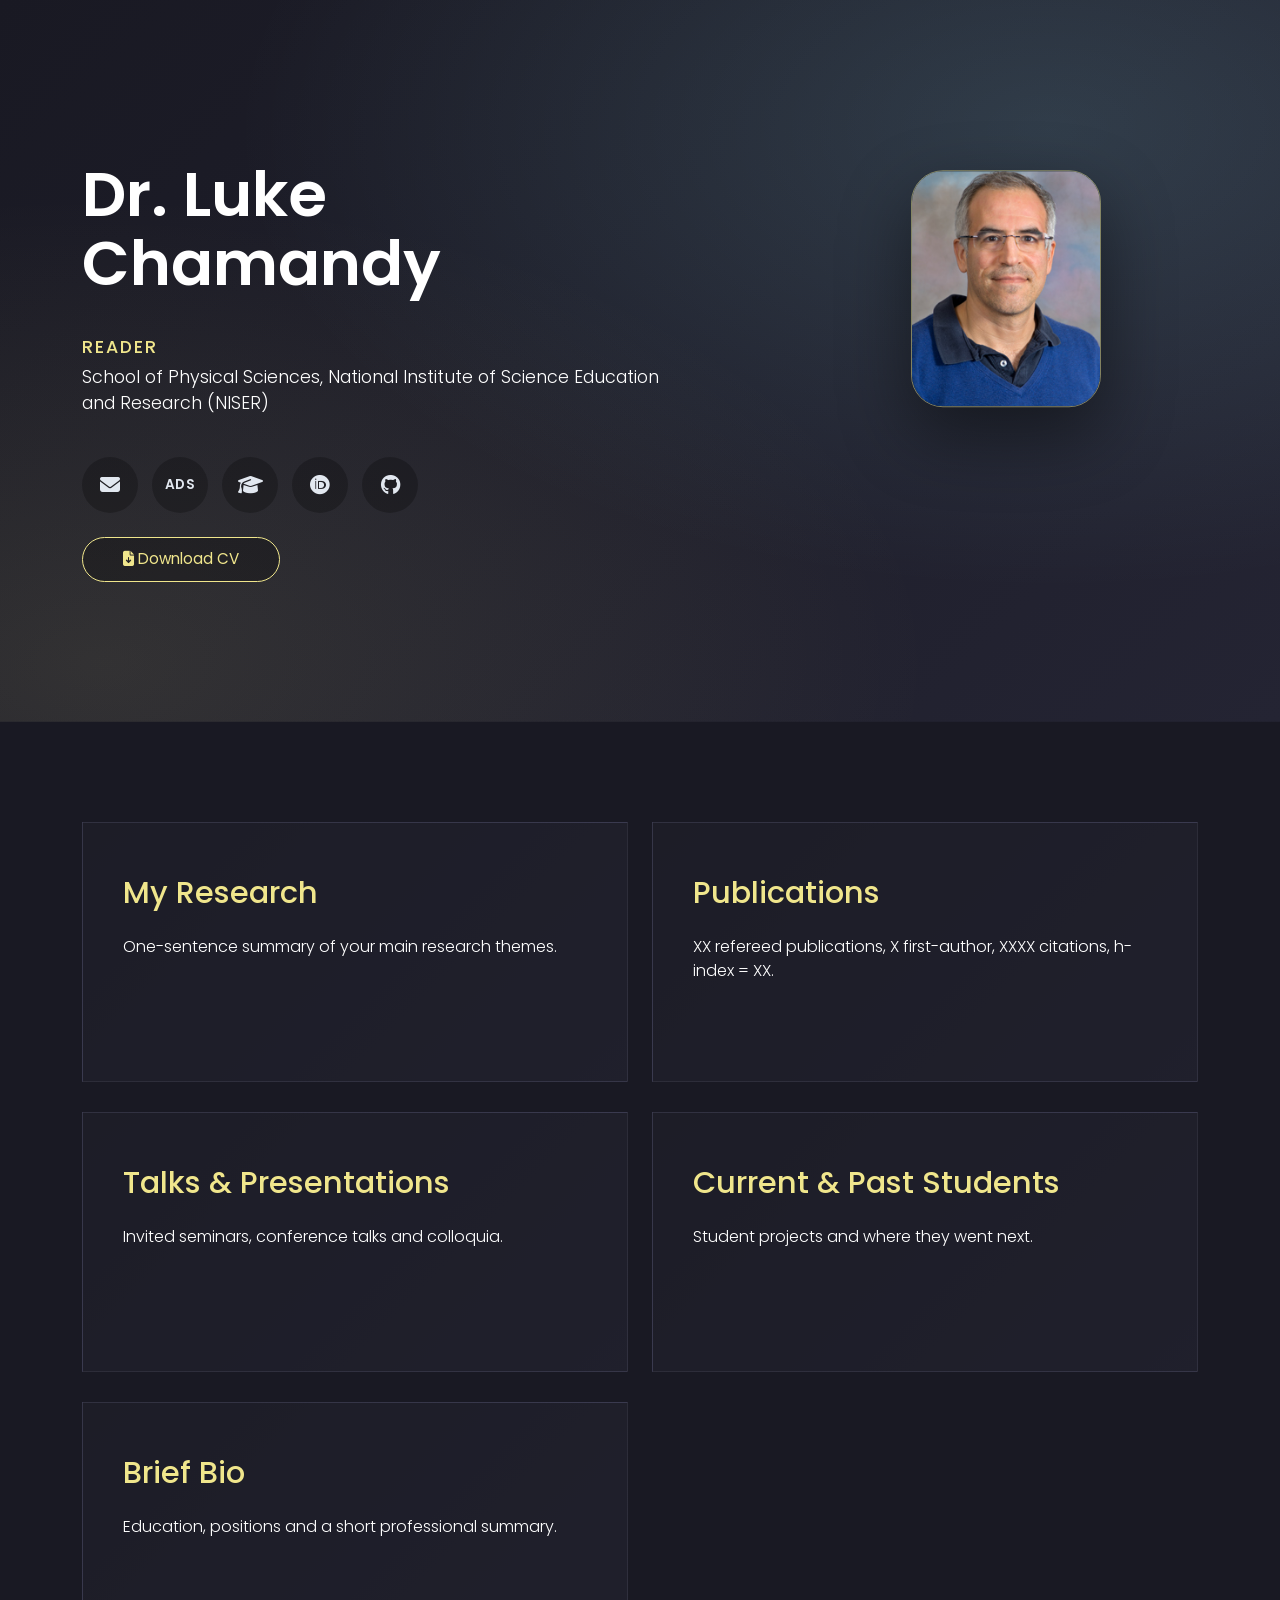
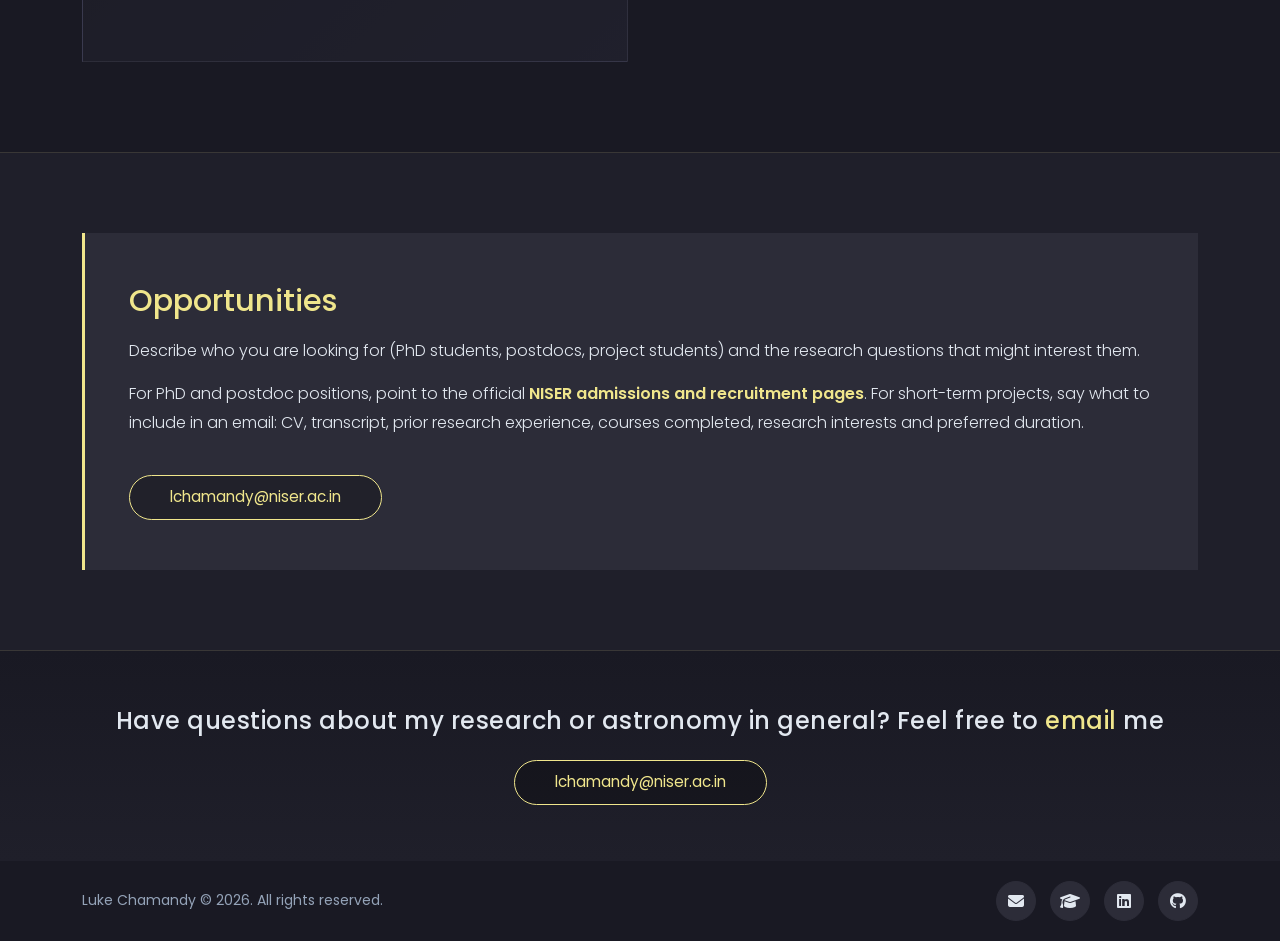
<file: index.html>
<!DOCTYPE html>
<html lang="en">
<head>
  <meta charset="utf-8">
  <meta name="viewport" content="width=device-width, initial-scale=1">
  <title>Luke Chamandy</title>
  <meta name="description" content="Homepage of Luke Chamandy, astrophysicist at NISER. Research, publications, talks and group information.">
  <link rel="icon" href="data:image/svg+xml,%3Csvg xmlns='http://www.w3.org/2000/svg' viewBox='0 0 100 100'%3E%3Ctext y='.9em' font-size='90'%3E%E2%9C%A6%3C/text%3E%3C/svg%3E">

  <link href="https://cdn.jsdelivr.net/npm/bootstrap@5.2.3/dist/css/bootstrap.min.css" rel="stylesheet">
  <link rel="stylesheet" href="https://cdnjs.cloudflare.com/ajax/libs/font-awesome/6.5.2/css/all.min.css">
  <link rel="preconnect" href="https://fonts.googleapis.com">
  <link rel="preconnect" href="https://fonts.gstatic.com" crossorigin>
  <link href="https://fonts.googleapis.com/css2?family=Poppins:wght@200;300;400;500;600;700&display=swap" rel="stylesheet">
  <link rel="stylesheet" href="assets/style.css">
</head>
<body>

  <!-- Banner -->
  <section id="home" class="banner">
    <img class="banner-portrait" src="images/chamandy_luke.jpg" alt="Portrait of Luke Chamandy">
    <div class="container">
      <div class="banner-caption">
        <h1>Dr. Luke Chamandy</h1>
        <h6>Reader</h6>
        <p class="appointment-institute">School of Physical Sciences, National Institute of Science Education and Research (NISER)</p>

        <div class="banner-social-icons">
          <a href="mailto:lchamandy@niser.ac.in" aria-label="Email" title="Email"><i class="fa-solid fa-envelope"></i></a>
          <a href="https://ui.adsabs.harvard.edu/search/fq=%7B!type%3Daqp%20v%3D%24fq_database%7D&fq_database=(database%3Aastronomy%20OR%20database%3Aphysics)&q=%20author%3A%22chamandy%2Cl%22&sort=date%20desc%2C%20bibcode%20desc&p_=0" target="_blank" rel="noopener" aria-label="NASA ADS" title="NASA ADS"><span class="icon-text">ADS</span></a>
          <a href="https://scholar.google.com/citations?user=UFvQOVIAAAAJ&hl=en" target="_blank" rel="noopener" aria-label="Google Scholar" title="Google Scholar"><i class="fa-solid fa-graduation-cap"></i></a>
          <a href="https://orcid.org/0000-0003-4935-5550" target="_blank" rel="noopener" aria-label="ORCID" title="ORCID"><i class="fa-brands fa-orcid"></i></a>
          <!-- a href="https://www.linkedin.com/in/luke-chamandy-2b5745235/" target="_blank" rel="noopener" aria-label="LinkedIn" title="LinkedIn"><i class="fa-brands fa-linkedin"></i></a -->
          <a href="https://github.com/lchamandy" target="_blank" rel="noopener" aria-label="GitHub" title="GitHub"><i class="fa-brands fa-github"></i></a>
        </div>

        <a class="cv-main-btn" href="cv/Chamandy_CV.pdf" target="_blank" rel="noopener"><i class="fa-solid fa-file-arrow-down"></i> Download CV</a>
      </div>
    </div>
  </section>

  <!-- Section cards. To add a photo to a card, add
       style="background-image: url(images/your-photo.jpg)" to its <a> tag. -->
  <section class="services">
    <div class="container">
      <div class="row">
        <div class="col-md-6">
          <a class="dls-card" href="research.html">
            <h2>My Research</h2>
            <p>One-sentence summary of your main research themes.</p>
          </a>
        </div>
        <div class="col-md-6">
          <a class="dls-card" href="publications.html">
            <h2>Publications</h2>
            <p>XX refereed publications, X first-author, XXXX citations, h-index = XX.</p>
          </a>
        </div>
        <div class="col-md-6">
          <a class="dls-card" href="talks.html">
            <h2>Talks &amp; Presentations</h2>
            <p>Invited seminars, conference talks and colloquia.</p>
          </a>
        </div>
        <div class="col-md-6">
          <a class="dls-card" href="students.html">
            <h2>Current &amp; Past Students</h2>
            <p>Student projects and where they went next.</p>
          </a>
        </div>
        <div class="col-md-6">
          <a class="dls-card" href="bio.html">
            <h2>Brief Bio</h2>
            <p>Education, positions and a short professional summary.</p>
          </a>
        </div>
      </div>
    </div>
  </section>

  <!-- Opportunities -->
  <section class="opportunities" id="opportunities">
    <div class="container">
      <div class="opportunities-box">
        <h2>Opportunities</h2>
        <p>Describe who you are looking for (PhD students, postdocs, project students) and the research questions that might interest them.</p>
        <p>For PhD and postdoc positions, point to the official <a href="https://www.niser.ac.in/" target="_blank" rel="noopener">NISER admissions and recruitment pages</a>. For short-term projects, say what to include in an email: CV, transcript, prior research experience, courses completed, research interests and preferred duration.</p>
        <a href="mailto:lchamandy@niser.ac.in" class="opportunities-btn">lchamandy@niser.ac.in</a>
      </div>
    </div>
  </section>

  <!-- Contact -->
  <section class="contact" id="contact">
    <div class="container">
      <h2>Have questions about my research or astronomy in general? Feel free to <span>email</span> me</h2>
      <a href="mailto:lchamandy@niser.ac.in" class="contact-btn">lchamandy@niser.ac.in</a>
    </div>
  </section>

  <!-- Footer -->
  <div class="tagline">
    <div class="container">
      <div class="row align-items-center">
        <div class="col-lg-6">
          <h6>Luke Chamandy &copy; 2026. All rights reserved.</h6>
        </div>
        <div class="col-lg-6 text-end">
          <div class="social-icons">
            <a href="mailto:lchamandy@niser.ac.in" aria-label="Email"><i class="fa-solid fa-envelope"></i></a>
            <a href="https://scholar.google.com/" target="_blank" rel="noopener" aria-label="Google Scholar"><i class="fa-solid fa-graduation-cap"></i></a>
            <a href="https://www.linkedin.com/" target="_blank" rel="noopener" aria-label="LinkedIn"><i class="fa-brands fa-linkedin"></i></a>
            <a href="https://github.com/lchamandy" target="_blank" rel="noopener" aria-label="GitHub"><i class="fa-brands fa-github"></i></a>
          </div>
        </div>
      </div>
    </div>
  </div>

</body>
</html>
</file>
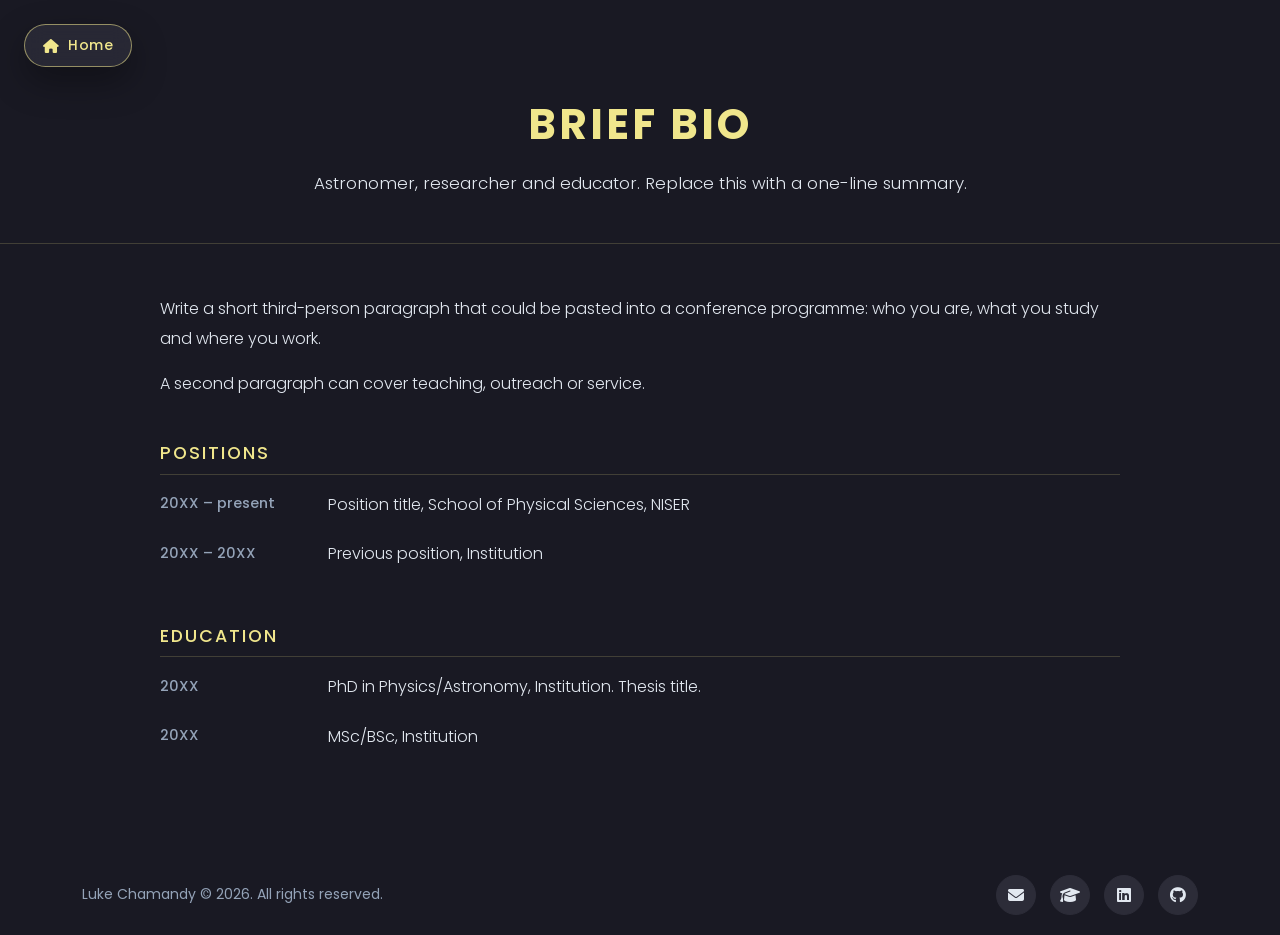
<file: bio.html>
<!DOCTYPE html>
<html lang="en">
<head>
  <meta charset="utf-8">
  <meta name="viewport" content="width=device-width, initial-scale=1">
  <title>Luke Chamandy | Bio</title>
  <meta name="description" content="Short biography, education and positions of Luke Chamandy.">
  <link rel="icon" href="data:image/svg+xml,%3Csvg xmlns='http://www.w3.org/2000/svg' viewBox='0 0 100 100'%3E%3Ctext y='.9em' font-size='90'%3E%E2%9C%A6%3C/text%3E%3C/svg%3E">

  <link href="https://cdn.jsdelivr.net/npm/bootstrap@5.2.3/dist/css/bootstrap.min.css" rel="stylesheet">
  <link rel="stylesheet" href="https://cdnjs.cloudflare.com/ajax/libs/font-awesome/6.5.2/css/all.min.css">
  <link rel="preconnect" href="https://fonts.googleapis.com">
  <link rel="preconnect" href="https://fonts.gstatic.com" crossorigin>
  <link href="https://fonts.googleapis.com/css2?family=Poppins:wght@200;300;400;500;600;700&display=swap" rel="stylesheet">
  <link rel="stylesheet" href="assets/style.css">
</head>
<body>

  <a class="home-floating-btn" href="index.html" aria-label="Go back to home page">
    <i class="fa-solid fa-house"></i>
    <span>Home</span>
  </a>

  <section class="page-hero">
    <div class="container">
      <h1>Brief Bio</h1>
      <p>Astronomer, researcher and educator. Replace this with a one-line summary.</p>
    </div>
  </section>

  <section class="subpage">
    <div class="container">
      <div class="content-narrow">
        <p>Write a short third-person paragraph that could be pasted into a conference programme: who you are, what you study and where you work.</p>
        <p>A second paragraph can cover teaching, outreach or service.</p>

        <h2>Positions</h2>
        <dl class="timeline">
          <dt>20XX &ndash; present</dt>
          <dd>Position title, School of Physical Sciences, NISER</dd>
          <dt>20XX &ndash; 20XX</dt>
          <dd>Previous position, Institution</dd>
        </dl>

        <h2>Education</h2>
        <dl class="timeline">
          <dt>20XX</dt>
          <dd>PhD in Physics/Astronomy, Institution. Thesis title.</dd>
          <dt>20XX</dt>
          <dd>MSc/BSc, Institution</dd>
        </dl>
      </div>
    </div>
  </section>

  <div class="tagline">
    <div class="container">
      <div class="row align-items-center">
        <div class="col-lg-6">
          <h6>Luke Chamandy &copy; 2026. All rights reserved.</h6>
        </div>
        <div class="col-lg-6 text-end">
          <div class="social-icons">
            <a href="mailto:lchamandy@niser.ac.in" aria-label="Email"><i class="fa-solid fa-envelope"></i></a>
            <a href="https://scholar.google.com/" target="_blank" rel="noopener" aria-label="Google Scholar"><i class="fa-solid fa-graduation-cap"></i></a>
            <a href="https://www.linkedin.com/" target="_blank" rel="noopener" aria-label="LinkedIn"><i class="fa-brands fa-linkedin"></i></a>
            <a href="https://github.com/lchamandy" target="_blank" rel="noopener" aria-label="GitHub"><i class="fa-brands fa-github"></i></a>
          </div>
        </div>
      </div>
    </div>
  </div>

</body>
</html>
</file>
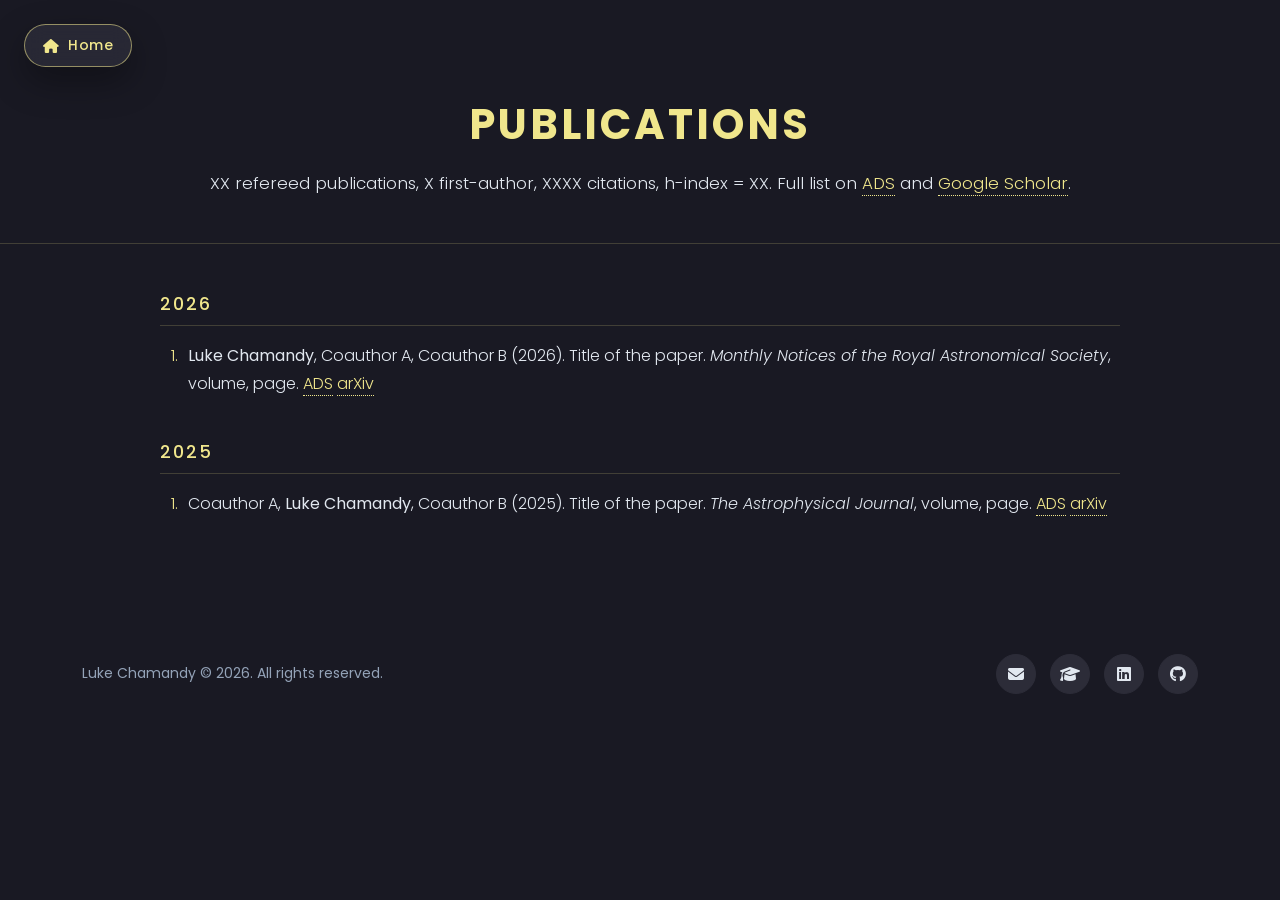
<file: publications.html>
<!DOCTYPE html>
<html lang="en">
<head>
  <meta charset="utf-8">
  <meta name="viewport" content="width=device-width, initial-scale=1">
  <title>Luke Chamandy | Publications</title>
  <meta name="description" content="Refereed publications of Luke Chamandy.">
  <link rel="icon" href="data:image/svg+xml,%3Csvg xmlns='http://www.w3.org/2000/svg' viewBox='0 0 100 100'%3E%3Ctext y='.9em' font-size='90'%3E%E2%9C%A6%3C/text%3E%3C/svg%3E">

  <link href="https://cdn.jsdelivr.net/npm/bootstrap@5.2.3/dist/css/bootstrap.min.css" rel="stylesheet">
  <link rel="stylesheet" href="https://cdnjs.cloudflare.com/ajax/libs/font-awesome/6.5.2/css/all.min.css">
  <link rel="preconnect" href="https://fonts.googleapis.com">
  <link rel="preconnect" href="https://fonts.gstatic.com" crossorigin>
  <link href="https://fonts.googleapis.com/css2?family=Poppins:wght@200;300;400;500;600;700&display=swap" rel="stylesheet">
  <link rel="stylesheet" href="assets/style.css">
</head>
<body>

  <a class="home-floating-btn" href="index.html" aria-label="Go back to home page">
    <i class="fa-solid fa-house"></i>
    <span>Home</span>
  </a>

  <section class="page-hero">
    <div class="container">
      <h1>Publications</h1>
      <p>XX refereed publications, X first-author, XXXX citations, h-index = XX. Full list on <a href="https://ui.adsabs.harvard.edu/" target="_blank" rel="noopener">ADS</a> and <a href="https://scholar.google.com/" target="_blank" rel="noopener">Google Scholar</a>.</p>
    </div>
  </section>

  <section class="subpage">
    <div class="container">
      <div class="content-narrow">
        <!-- Copy an <h2> and <ol> pair for each year, newest first. -->
        <h2>2026</h2>
        <ol class="pub-list" reversed>
          <li>
            <strong>Luke Chamandy</strong>, Coauthor A, Coauthor B (2026).
            Title of the paper.
            <em>Monthly Notices of the Royal Astronomical Society</em>, volume, page.
            <a href="https://ui.adsabs.harvard.edu/" target="_blank" rel="noopener">ADS</a>
            <a href="https://arxiv.org/" target="_blank" rel="noopener">arXiv</a>
          </li>
        </ol>

        <h2>2025</h2>
        <ol class="pub-list" reversed>
          <li>
            Coauthor A, <strong>Luke Chamandy</strong>, Coauthor B (2025).
            Title of the paper.
            <em>The Astrophysical Journal</em>, volume, page.
            <a href="https://ui.adsabs.harvard.edu/" target="_blank" rel="noopener">ADS</a>
            <a href="https://arxiv.org/" target="_blank" rel="noopener">arXiv</a>
          </li>
        </ol>
      </div>
    </div>
  </section>

  <div class="tagline">
    <div class="container">
      <div class="row align-items-center">
        <div class="col-lg-6">
          <h6>Luke Chamandy &copy; 2026. All rights reserved.</h6>
        </div>
        <div class="col-lg-6 text-end">
          <div class="social-icons">
            <a href="mailto:lchamandy@niser.ac.in" aria-label="Email"><i class="fa-solid fa-envelope"></i></a>
            <a href="https://scholar.google.com/" target="_blank" rel="noopener" aria-label="Google Scholar"><i class="fa-solid fa-graduation-cap"></i></a>
            <a href="https://www.linkedin.com/" target="_blank" rel="noopener" aria-label="LinkedIn"><i class="fa-brands fa-linkedin"></i></a>
            <a href="https://github.com/lchamandy" target="_blank" rel="noopener" aria-label="GitHub"><i class="fa-brands fa-github"></i></a>
          </div>
        </div>
      </div>
    </div>
  </div>

</body>
</html>
</file>
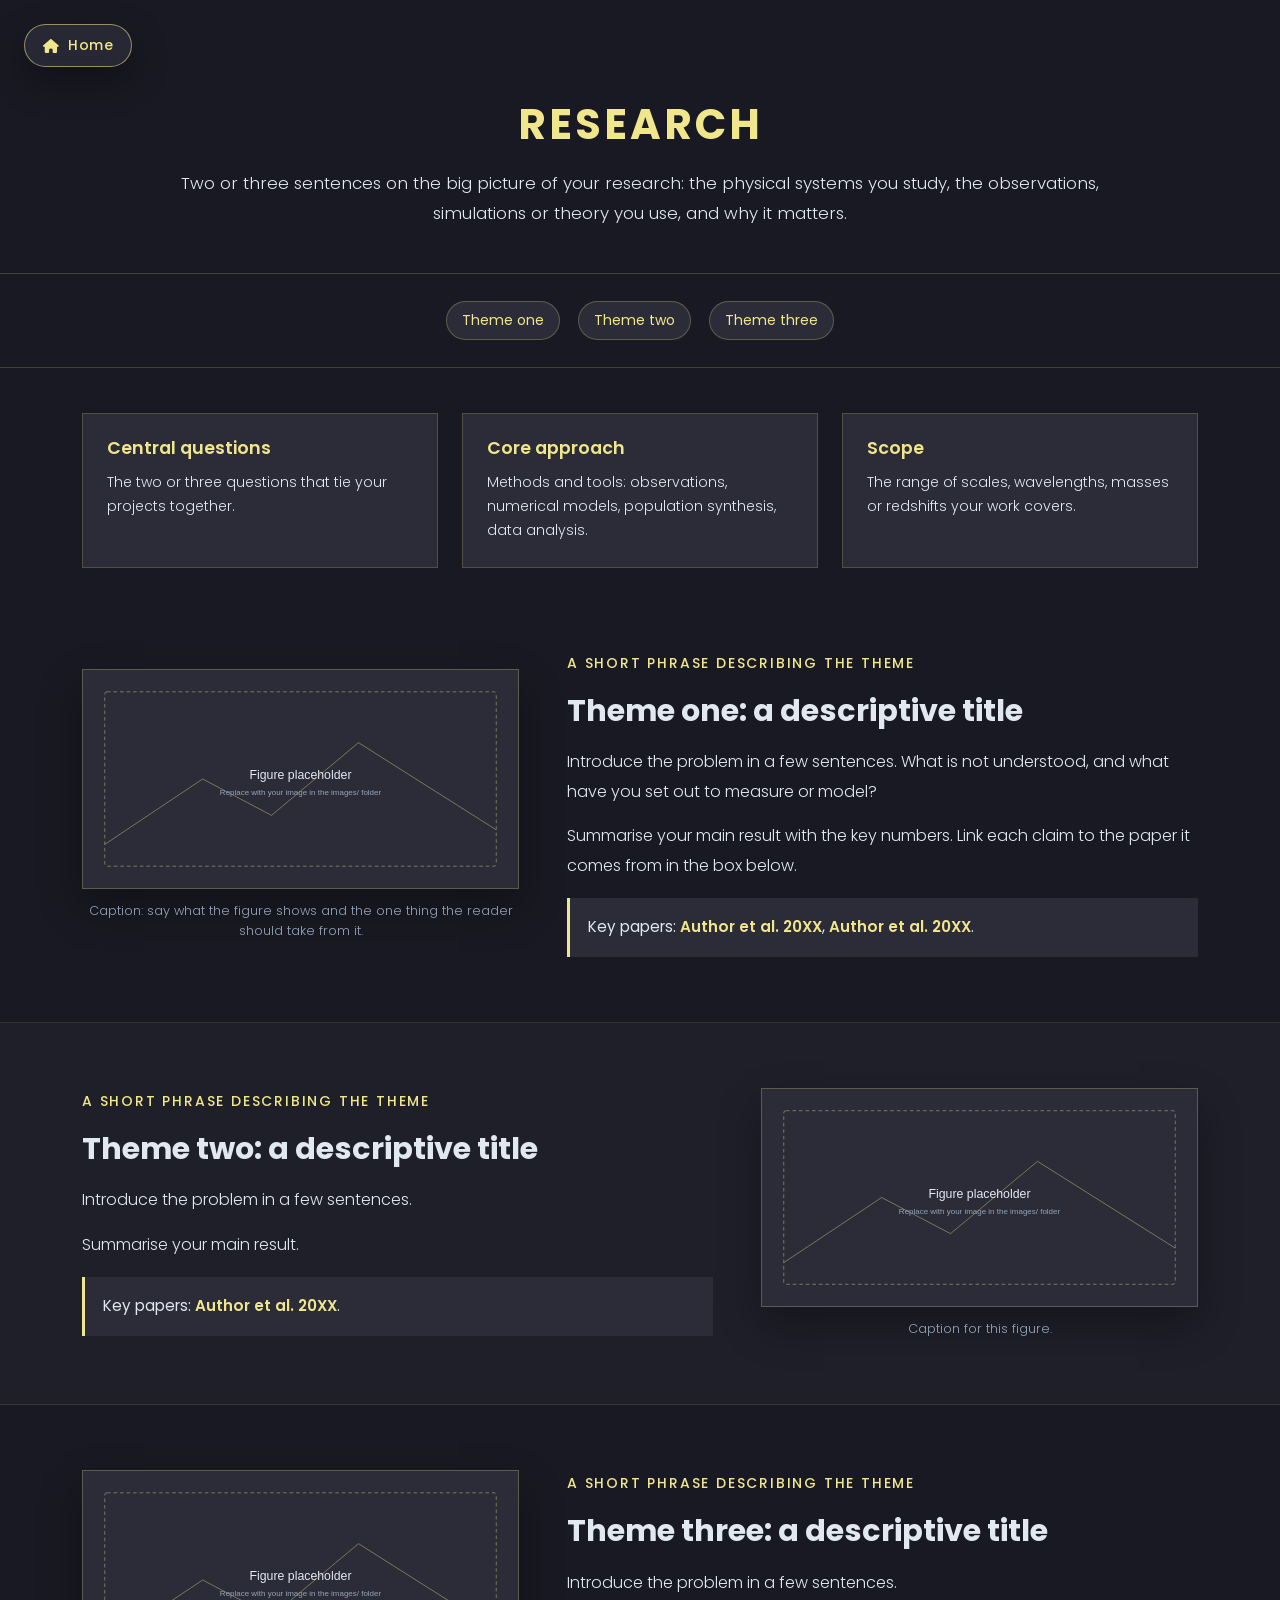
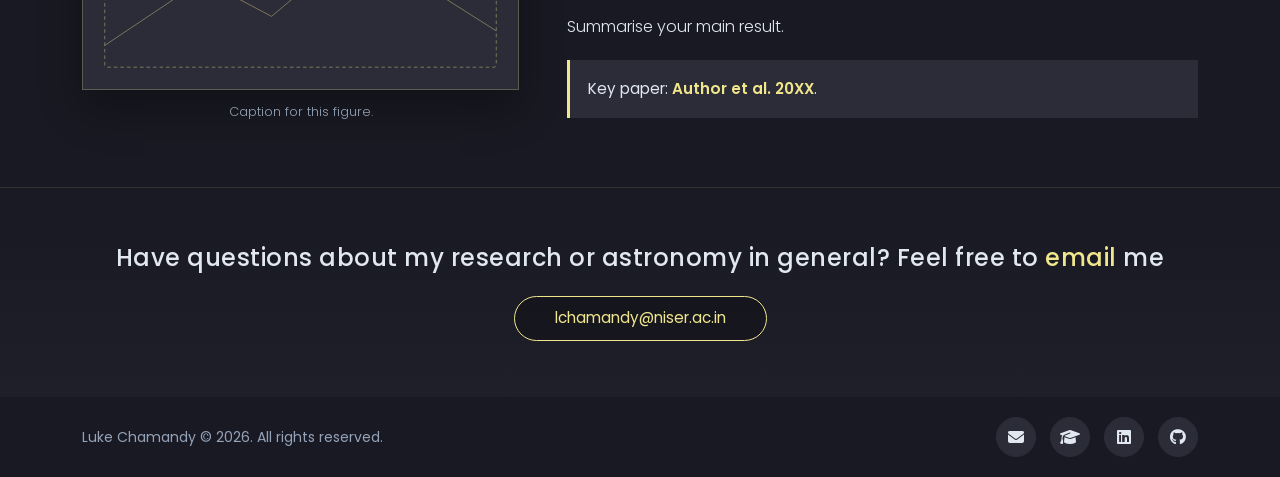
<file: research.html>
<!DOCTYPE html>
<html lang="en">
<head>
  <meta charset="utf-8">
  <meta name="viewport" content="width=device-width, initial-scale=1">
  <title>Luke Chamandy | Research</title>
  <meta name="description" content="Research themes of Luke Chamandy. Replace with a one-sentence summary and a few keywords.">
  <link rel="icon" href="data:image/svg+xml,%3Csvg xmlns='http://www.w3.org/2000/svg' viewBox='0 0 100 100'%3E%3Ctext y='.9em' font-size='90'%3E%E2%9C%A6%3C/text%3E%3C/svg%3E">

  <link href="https://cdn.jsdelivr.net/npm/bootstrap@5.2.3/dist/css/bootstrap.min.css" rel="stylesheet">
  <link rel="stylesheet" href="https://cdnjs.cloudflare.com/ajax/libs/font-awesome/6.5.2/css/all.min.css">
  <link rel="preconnect" href="https://fonts.googleapis.com">
  <link rel="preconnect" href="https://fonts.gstatic.com" crossorigin>
  <link href="https://fonts.googleapis.com/css2?family=Poppins:wght@200;300;400;500;600;700&display=swap" rel="stylesheet">
  <link rel="stylesheet" href="assets/style.css">
</head>
<body>

  <a class="home-floating-btn" href="index.html" aria-label="Go back to home page">
    <i class="fa-solid fa-house"></i>
    <span>Home</span>
  </a>

  <section class="page-hero">
    <div class="container">
      <h1>Research</h1>
      <p>Two or three sentences on the big picture of your research: the physical systems you study, the observations, simulations or theory you use, and why it matters.</p>
    </div>
  </section>

  <!-- Jump links: each href must match a theme id below. -->
  <section class="theme-nav">
    <div class="container">
      <a href="#theme-one">Theme one</a>
      <a href="#theme-two">Theme two</a>
      <a href="#theme-three">Theme three</a>
    </div>
  </section>

  <section class="research-card-grid">
    <div class="container">
      <div class="row g-4">
        <div class="col-md-4">
          <div class="mini-card">
            <h4>Central questions</h4>
            <p>The two or three questions that tie your projects together.</p>
          </div>
        </div>
        <div class="col-md-4">
          <div class="mini-card">
            <h4>Core approach</h4>
            <p>Methods and tools: observations, numerical models, population synthesis, data analysis.</p>
          </div>
        </div>
        <div class="col-md-4">
          <div class="mini-card">
            <h4>Scope</h4>
            <p>The range of scales, wavelengths, masses or redshifts your work covers.</p>
          </div>
        </div>
      </div>
    </div>
  </section>

  <div class="themes">

    <!-- Theme template. Copy a whole <section> to add a theme, and add a matching chip above.
         Swap the two <div class="col-lg-..."> blocks to put the figure on the other side. -->
    <section class="research-theme" id="theme-one">
      <div class="container">
        <div class="row align-items-center g-4 g-lg-5">
          <div class="col-lg-5 text-center">
            <img src="images/placeholder.svg" alt="Describe what the figure shows for screen-reader users" class="img-fluid" width="1200" height="600" loading="lazy">
            <p class="figure-note">Caption: say what the figure shows and the one thing the reader should take from it.</p>
          </div>
          <div class="col-lg-7">
            <div class="tagline-small">A short phrase describing the theme</div>
            <h2>Theme one: a descriptive title</h2>
            <p>Introduce the problem in a few sentences. What is not understood, and what have you set out to measure or model?</p>
            <p>Summarise your main result with the key numbers. Link each claim to the paper it comes from in the box below.</p>
            <div class="paper-links">
              Key papers:
              <a href="https://ui.adsabs.harvard.edu/" target="_blank" rel="noopener">Author et al. 20XX</a>,
              <a href="https://arxiv.org/" target="_blank" rel="noopener">Author et al. 20XX</a>.
            </div>
          </div>
        </div>
      </div>
    </section>

    <section class="research-theme" id="theme-two">
      <div class="container">
        <div class="row align-items-center g-4 g-lg-5">
          <div class="col-lg-7">
            <div class="tagline-small">A short phrase describing the theme</div>
            <h2>Theme two: a descriptive title</h2>
            <p>Introduce the problem in a few sentences.</p>
            <p>Summarise your main result.</p>
            <div class="paper-links">
              Key papers:
              <a href="https://ui.adsabs.harvard.edu/" target="_blank" rel="noopener">Author et al. 20XX</a>.
            </div>
          </div>
          <div class="col-lg-5 text-center">
            <img src="images/placeholder.svg" alt="Describe what the figure shows" class="img-fluid" width="1200" height="600" loading="lazy">
            <p class="figure-note">Caption for this figure.</p>
          </div>
        </div>
      </div>
    </section>

    <section class="research-theme" id="theme-three">
      <div class="container">
        <div class="row align-items-center g-4 g-lg-5">
          <div class="col-lg-5 text-center">
            <img src="images/placeholder.svg" alt="Describe what the figure shows" class="img-fluid" width="1200" height="600" loading="lazy">
            <p class="figure-note">Caption for this figure.</p>
          </div>
          <div class="col-lg-7">
            <div class="tagline-small">A short phrase describing the theme</div>
            <h2>Theme three: a descriptive title</h2>
            <p>Introduce the problem in a few sentences.</p>
            <p>Summarise your main result.</p>
            <div class="paper-links">
              Key paper:
              <a href="https://ui.adsabs.harvard.edu/" target="_blank" rel="noopener">Author et al. 20XX</a>.
            </div>
          </div>
        </div>
      </div>
    </section>

  </div>

  <section class="contact" id="contact">
    <div class="container">
      <h2>Have questions about my research or astronomy in general? Feel free to <span>email</span> me</h2>
      <a href="mailto:lchamandy@niser.ac.in" class="contact-btn">lchamandy@niser.ac.in</a>
    </div>
  </section>

  <div class="tagline">
    <div class="container">
      <div class="row align-items-center">
        <div class="col-lg-6">
          <h6>Luke Chamandy &copy; 2026. All rights reserved.</h6>
        </div>
        <div class="col-lg-6 text-end">
          <div class="social-icons">
            <a href="mailto:lchamandy@niser.ac.in" aria-label="Email"><i class="fa-solid fa-envelope"></i></a>
            <a href="https://scholar.google.com/" target="_blank" rel="noopener" aria-label="Google Scholar"><i class="fa-solid fa-graduation-cap"></i></a>
            <a href="https://www.linkedin.com/" target="_blank" rel="noopener" aria-label="LinkedIn"><i class="fa-brands fa-linkedin"></i></a>
            <a href="https://github.com/lchamandy" target="_blank" rel="noopener" aria-label="GitHub"><i class="fa-brands fa-github"></i></a>
          </div>
        </div>
      </div>
    </div>
  </div>

</body>
</html>
</file>
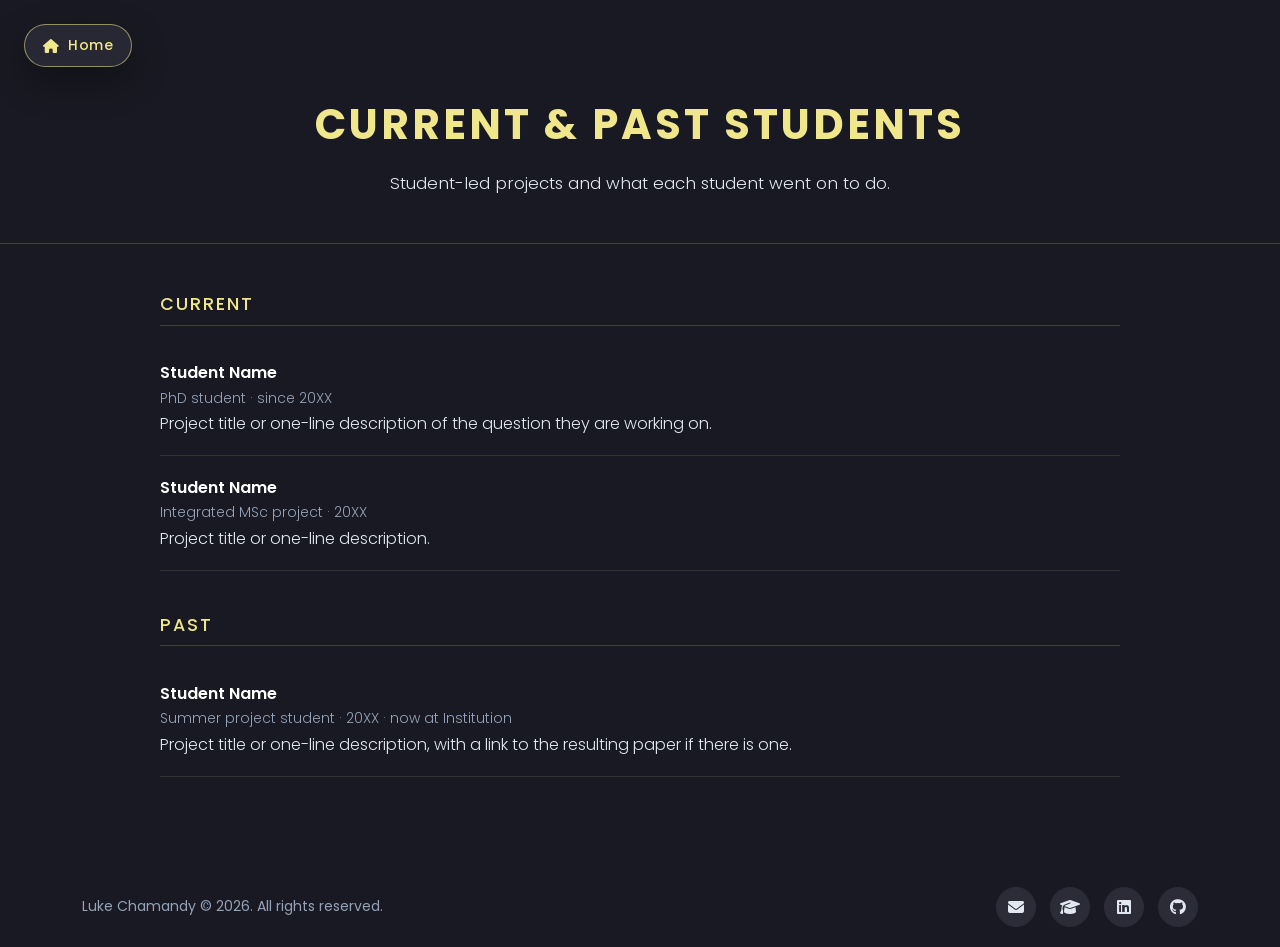
<file: students.html>
<!DOCTYPE html>
<html lang="en">
<head>
  <meta charset="utf-8">
  <meta name="viewport" content="width=device-width, initial-scale=1">
  <title>Luke Chamandy | Students</title>
  <meta name="description" content="Current and past students and their research projects.">
  <link rel="icon" href="data:image/svg+xml,%3Csvg xmlns='http://www.w3.org/2000/svg' viewBox='0 0 100 100'%3E%3Ctext y='.9em' font-size='90'%3E%E2%9C%A6%3C/text%3E%3C/svg%3E">

  <link href="https://cdn.jsdelivr.net/npm/bootstrap@5.2.3/dist/css/bootstrap.min.css" rel="stylesheet">
  <link rel="stylesheet" href="https://cdnjs.cloudflare.com/ajax/libs/font-awesome/6.5.2/css/all.min.css">
  <link rel="preconnect" href="https://fonts.googleapis.com">
  <link rel="preconnect" href="https://fonts.gstatic.com" crossorigin>
  <link href="https://fonts.googleapis.com/css2?family=Poppins:wght@200;300;400;500;600;700&display=swap" rel="stylesheet">
  <link rel="stylesheet" href="assets/style.css">
</head>
<body>

  <a class="home-floating-btn" href="index.html" aria-label="Go back to home page">
    <i class="fa-solid fa-house"></i>
    <span>Home</span>
  </a>

  <section class="page-hero">
    <div class="container">
      <h1>Current &amp; Past Students</h1>
      <p>Student-led projects and what each student went on to do.</p>
    </div>
  </section>

  <section class="subpage">
    <div class="container">
      <div class="content-narrow">
        <h2>Current</h2>
        <ul class="entry-list">
          <li>
            <strong>Student Name</strong>
            <span class="meta">PhD student &middot; since 20XX</span>
            Project title or one-line description of the question they are working on.
          </li>
          <li>
            <strong>Student Name</strong>
            <span class="meta">Integrated MSc project &middot; 20XX</span>
            Project title or one-line description.
          </li>
        </ul>

        <h2>Past</h2>
        <ul class="entry-list">
          <li>
            <strong>Student Name</strong>
            <span class="meta">Summer project student &middot; 20XX &middot; now at Institution</span>
            Project title or one-line description, with a link to the resulting paper if there is one.
          </li>
        </ul>
      </div>
    </div>
  </section>

  <div class="tagline">
    <div class="container">
      <div class="row align-items-center">
        <div class="col-lg-6">
          <h6>Luke Chamandy &copy; 2026. All rights reserved.</h6>
        </div>
        <div class="col-lg-6 text-end">
          <div class="social-icons">
            <a href="mailto:lchamandy@niser.ac.in" aria-label="Email"><i class="fa-solid fa-envelope"></i></a>
            <a href="https://scholar.google.com/" target="_blank" rel="noopener" aria-label="Google Scholar"><i class="fa-solid fa-graduation-cap"></i></a>
            <a href="https://www.linkedin.com/" target="_blank" rel="noopener" aria-label="LinkedIn"><i class="fa-brands fa-linkedin"></i></a>
            <a href="https://github.com/lchamandy" target="_blank" rel="noopener" aria-label="GitHub"><i class="fa-brands fa-github"></i></a>
          </div>
        </div>
      </div>
    </div>
  </div>

</body>
</html>
</file>
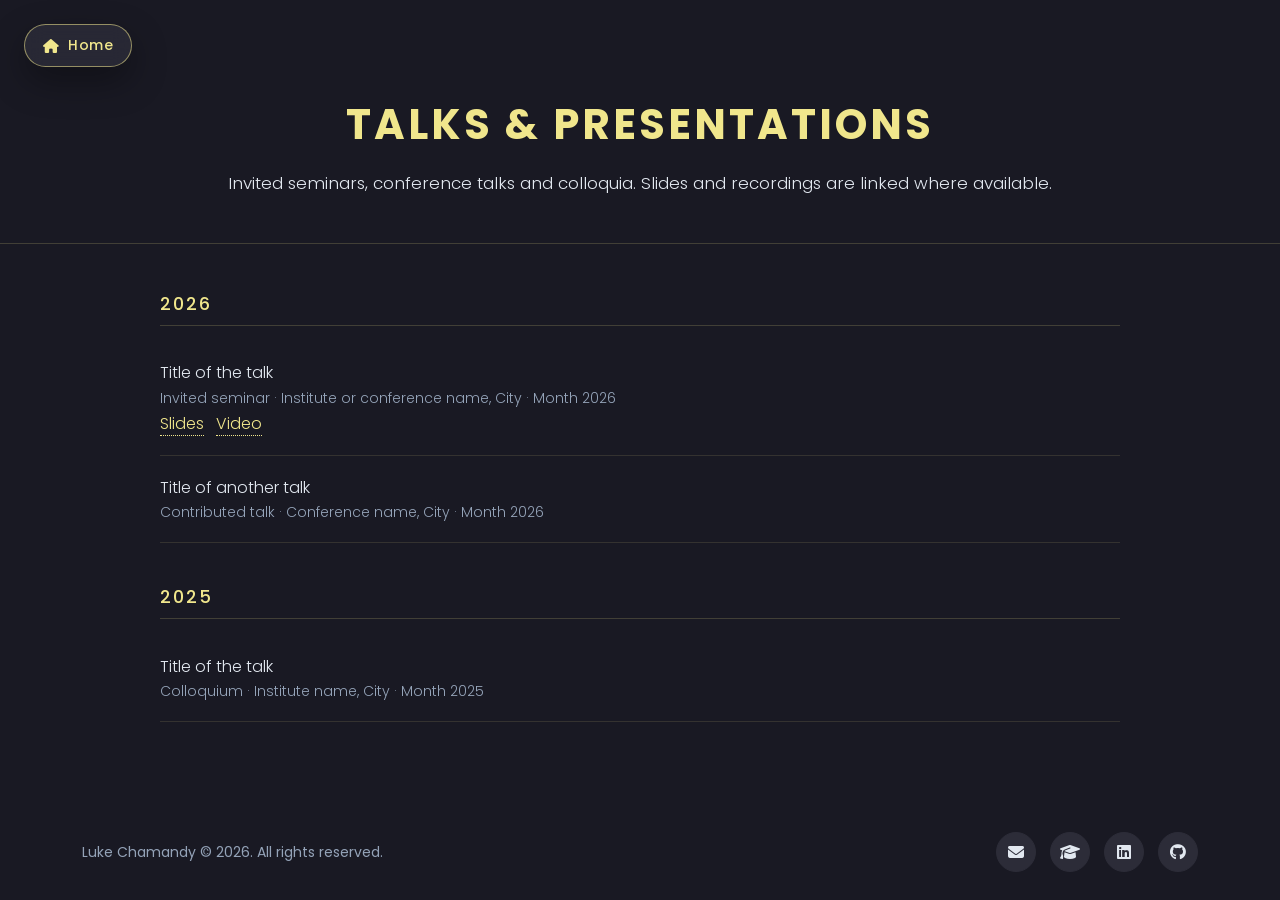
<file: talks.html>
<!DOCTYPE html>
<html lang="en">
<head>
  <meta charset="utf-8">
  <meta name="viewport" content="width=device-width, initial-scale=1">
  <title>Luke Chamandy | Talks</title>
  <meta name="description" content="Invited seminars, conference talks and colloquia by Luke Chamandy.">
  <link rel="icon" href="data:image/svg+xml,%3Csvg xmlns='http://www.w3.org/2000/svg' viewBox='0 0 100 100'%3E%3Ctext y='.9em' font-size='90'%3E%E2%9C%A6%3C/text%3E%3C/svg%3E">

  <link href="https://cdn.jsdelivr.net/npm/bootstrap@5.2.3/dist/css/bootstrap.min.css" rel="stylesheet">
  <link rel="stylesheet" href="https://cdnjs.cloudflare.com/ajax/libs/font-awesome/6.5.2/css/all.min.css">
  <link rel="preconnect" href="https://fonts.googleapis.com">
  <link rel="preconnect" href="https://fonts.gstatic.com" crossorigin>
  <link href="https://fonts.googleapis.com/css2?family=Poppins:wght@200;300;400;500;600;700&display=swap" rel="stylesheet">
  <link rel="stylesheet" href="assets/style.css">
</head>
<body>

  <a class="home-floating-btn" href="index.html" aria-label="Go back to home page">
    <i class="fa-solid fa-house"></i>
    <span>Home</span>
  </a>

  <section class="page-hero">
    <div class="container">
      <h1>Talks &amp; Presentations</h1>
      <p>Invited seminars, conference talks and colloquia. Slides and recordings are linked where available.</p>
    </div>
  </section>

  <section class="subpage">
    <div class="container">
      <div class="content-narrow">
        <h2>2026</h2>
        <ul class="entry-list">
          <li>
            Title of the talk
            <span class="meta">Invited seminar &middot; Institute or conference name, City &middot; Month 2026</span>
            <a href="#">Slides</a> &nbsp; <a href="#">Video</a>
          </li>
          <li>
            Title of another talk
            <span class="meta">Contributed talk &middot; Conference name, City &middot; Month 2026</span>
          </li>
        </ul>

        <h2>2025</h2>
        <ul class="entry-list">
          <li>
            Title of the talk
            <span class="meta">Colloquium &middot; Institute name, City &middot; Month 2025</span>
          </li>
        </ul>
      </div>
    </div>
  </section>

  <div class="tagline">
    <div class="container">
      <div class="row align-items-center">
        <div class="col-lg-6">
          <h6>Luke Chamandy &copy; 2026. All rights reserved.</h6>
        </div>
        <div class="col-lg-6 text-end">
          <div class="social-icons">
            <a href="mailto:lchamandy@niser.ac.in" aria-label="Email"><i class="fa-solid fa-envelope"></i></a>
            <a href="https://scholar.google.com/" target="_blank" rel="noopener" aria-label="Google Scholar"><i class="fa-solid fa-graduation-cap"></i></a>
            <a href="https://www.linkedin.com/" target="_blank" rel="noopener" aria-label="LinkedIn"><i class="fa-brands fa-linkedin"></i></a>
            <a href="https://github.com/lchamandy" target="_blank" rel="noopener" aria-label="GitHub"><i class="fa-brands fa-github"></i></a>
          </div>
        </div>
      </div>
    </div>
  </div>

</body>
</html>
</file>
<file: assets/style.css>
/* =========================================================
   Dark academic site: Bootstrap 5 + Poppins + Font Awesome.
   Load order on every page: Bootstrap, Font Awesome, Poppins, this file.
   Change the colours in :root to restyle the whole site.
   ========================================================= */

:root {
  --primary-color: #191923;
  --alt-bg-color: #1f1f2a;
  --theme-bg-color: #2c2c38;
  --secondary-color: #e2e8f0;
  --theme-main-color: #f0e68c;
  --theme-focus-color: #9bf1ff;
  --theme-slate-color: #94a3b8;
  --theme-white-color: #ffffff;
  --line-color: rgba(240, 230, 140, 0.18);

  /* Optional banner photo. Example:
       --banner-image: url("../images/banner.jpg");
       --banner-overlay: 0.6;
     The overlay darkens the photo so the text stays readable. */
  --banner-image: none;
  --banner-overlay: 0;
}

/* ---------- base ---------- */

html { scroll-behavior: smooth; }

body {
  margin: 0;
  font-family: "Poppins", system-ui, -apple-system, "Segoe UI", Roboto, Arial, sans-serif;
  background-color: var(--primary-color);
  color: var(--secondary-color);
}

a { color: var(--theme-main-color); }
a:hover { color: var(--theme-focus-color); }

a:focus-visible,
button:focus-visible {
  outline: 2px solid var(--theme-focus-color);
  outline-offset: 3px;
}

@media (prefers-reduced-motion: reduce) {
  html { scroll-behavior: auto; }
  * { transition: none !important; }
}

/* ---------- home: banner ---------- */

.banner {
  position: relative;
  display: flex;
  align-items: center;
  padding: 160px 0 140px;
  overflow: hidden;
  background-color: var(--primary-color);
  background-image:
    var(--banner-image),
    radial-gradient(ellipse at 82% 18%, rgba(155, 241, 255, 0.14), transparent 55%),
    radial-gradient(ellipse at 8% 92%, rgba(240, 230, 140, 0.10), transparent 50%),
    linear-gradient(135deg, #191923 0%, #242433 100%);
  background-size: cover;
  background-position: center;
}

.banner::before {
  content: "";
  position: absolute;
  inset: 0;
  background: linear-gradient(90deg, rgba(25, 25, 35, 0.92), rgba(25, 25, 35, 0.55));
  opacity: var(--banner-overlay);
}

.banner .container { position: relative; z-index: 1; }

.banner-caption { max-width: 46rem; }

.banner-caption h1 {
  margin: 0;
  font-size: clamp(2.4rem, 6vw, 3.9rem);
  font-weight: 600;
  line-height: 1.1;
  color: var(--theme-white-color);
}

.banner-caption h6 {
  margin: 2.5rem 0 0.35rem;
  font-size: 1.1rem;
  font-weight: 500;
  letter-spacing: 2px;
  text-transform: uppercase;
  color: var(--theme-main-color);
}

.banner-caption .appointment-institute {
  margin: 0;
  font-size: 1.1rem;
  font-weight: 300;
  color: var(--theme-white-color);
}

.banner-social-icons {
  display: flex;
  flex-wrap: wrap;
  gap: 14px;
  margin-top: 2.5rem;
}

.banner-social-icons a {
  display: flex;
  align-items: center;
  justify-content: center;
  width: 56px;
  height: 56px;
  border: 1px solid transparent;
  border-radius: 50%;
  background: rgba(0, 0, 0, 0.25);
  color: var(--secondary-color);
  font-size: 1.25rem;
  text-decoration: none;
  transition: 0.3s;
}

.banner-social-icons a:hover {
  border-color: var(--theme-main-color);
  background: var(--primary-color);
  color: var(--theme-main-color);
}

.icon-text {
  font-size: 0.85rem;
  font-weight: 600;
  letter-spacing: 0.5px;
}

/* Optional portrait: uncomment the <img class="banner-portrait"> in index.html */
.banner-portrait {
  display: none;
  position: absolute;
  z-index: 1;
/*  right: 9%; */
  right: 14%; 
/*  top: 50%; */
  top: 40%; 
/*  width: min(34vw, 380px); */
  width: min(17vw, 190px); 
  aspect-ratio: 4 / 5;
  object-fit: cover;
  transform: translateY(-50%);
  border: 1px solid rgba(240, 230, 140, 0.45);
  border-radius: 32px;
  box-shadow: 0 28px 70px rgba(0, 0, 0, 0.45);
}

@media (min-width: 992px) {
  .banner-portrait { display: block; }
  .banner:has(.banner-portrait) .banner-caption { max-width: 52%; }
}

/* ---------- pill buttons (CV, email) ---------- */

.cv-main-btn,
.opportunities-btn,
.contact-btn {
  display: inline-block;
  margin-top: 1.5rem;
  padding: 10px 40px;
  border: 1px solid var(--theme-main-color);
  border-radius: 50px;
  background: rgba(0, 0, 0, 0.25);
  color: var(--theme-main-color);
  font-size: 0.95rem;
  text-decoration: none;
  transition: 0.4s;
}

.cv-main-btn:hover,
.opportunities-btn:hover,
.contact-btn:hover {
  border-color: var(--theme-focus-color);
  background: var(--primary-color);
  color: var(--theme-focus-color);
}

/* ---------- home: section cards ---------- */

.services { padding: 100px 0 60px; }

.dls-card {
  position: relative;
  z-index: 0;
  display: block;
  min-height: 260px;
  margin-bottom: 30px;
  padding: 52px 40px;
  border: 1px solid transparent;
  background-color: var(--theme-bg-color);
  background-image: linear-gradient(135deg, #2c2c38 0%, #3a3a4f 100%);
  background-size: cover;
  background-position: center;
  text-decoration: none;
  transition: border-color 0.3s;
}

/* To use a photo, add style="background-image: url(images/your-photo.jpg)" to the card. */
.dls-card::before {
  content: "";
  position: absolute;
  inset: 0;
  z-index: -1;
  background: var(--primary-color);
  opacity: 0.8;
  transition: opacity 0.3s;
}

.dls-card:hover { border-color: var(--theme-main-color); }
.dls-card:hover::before { opacity: 0.6; }

.dls-card h2 {
  margin: 0 0 24px;
  font-size: 1.9rem;
  font-weight: 500;
  color: var(--theme-main-color);
}

.dls-card p {
  margin: 0;
  font-size: 1rem;
  font-weight: 300;
  color: var(--theme-white-color);
}

/* ---------- home: opportunities ---------- */

.opportunities {
  padding: 80px 0;
  background-color: var(--alt-bg-color);
  border-top: 1px solid rgba(240, 230, 140, 0.12);
  border-bottom: 1px solid rgba(240, 230, 140, 0.12);
}

.opportunities-box {
  padding: 50px 44px;
  background-color: var(--theme-bg-color);
  border-left: 3px solid var(--theme-main-color);
}

.opportunities h2 {
  margin: 0 0 18px;
  font-size: 1.9rem;
  font-weight: 500;
  color: var(--theme-main-color);
}

.opportunities p {
  margin: 0 0 14px;
  font-size: 1rem;
  font-weight: 300;
  line-height: 1.8;
  color: var(--secondary-color);
}

.opportunities p a { font-weight: 600; text-decoration: none; }

@media (max-width: 768px) {
  .opportunities { padding: 55px 0; }
  .opportunities-box { padding: 30px 24px; }
}

/* ---------- contact band and footer ---------- */

.contact {
  padding: 3.5rem 0;
  text-align: center;
  background: linear-gradient(180deg, var(--primary-color), var(--alt-bg-color));
}

.contact h2 {
  margin: 0;
  font-size: 1.5rem;
  font-weight: 500;
  letter-spacing: 0.5px;
  color: var(--secondary-color);
}

.contact h2 span { color: var(--theme-main-color); }

.tagline {
  padding: 20px 0;
  background-color: var(--primary-color);
}

.tagline h6 {
  margin: 0;
  font-size: 0.875rem;
  font-weight: 400;
  color: var(--theme-slate-color);
}

.social-icons a {
  display: inline-flex;
  align-items: center;
  justify-content: center;
  width: 40px;
  height: 40px;
  margin-right: 10px;
  border: 1px solid var(--theme-bg-color);
  border-radius: 50%;
  background-color: var(--theme-bg-color);
  color: var(--secondary-color);
  font-size: 1rem;
  text-decoration: none;
  transition: 0.2s;
}

.social-icons a:last-child { margin-right: 0; }
.social-icons a:hover { border-color: var(--theme-main-color); color: var(--theme-main-color); }

@media (max-width: 991px) {
  .tagline .text-end { margin-top: 12px; text-align: left !important; }
}

/* ---------- inner pages: floating home button ---------- */

.home-floating-btn {
  position: fixed;
  top: 24px;
  left: 24px;
  z-index: 9999;
  display: inline-flex;
  align-items: center;
  gap: 9px;
  padding: 10px 18px;
  border: 1px solid rgba(240, 230, 140, 0.55);
  border-radius: 999px;
  background: rgba(44, 44, 56, 0.84);
  color: var(--theme-main-color);
  font-size: 0.875rem;
  font-weight: 500;
  letter-spacing: 0.4px;
  text-decoration: none;
  box-shadow: 0 14px 35px rgba(0, 0, 0, 0.34);
  -webkit-backdrop-filter: blur(10px);
  backdrop-filter: blur(10px);
  transition: 0.3s;
}

.home-floating-btn:hover {
  border-color: var(--theme-focus-color);
  background: rgba(25, 25, 35, 0.96);
  color: var(--theme-focus-color);
  transform: translateY(-2px);
}

@media (max-width: 768px) {
  .home-floating-btn { top: 15px; left: 15px; padding: 9px 14px; font-size: 0.8rem; }
}

/* ---------- inner pages: page header ---------- */

.page-hero {
  padding: 100px 0 45px;
  text-align: center;
  border-bottom: 1px solid var(--line-color);
}

.page-hero h1 {
  margin: 0 0 18px;
  font-size: 2.6rem;
  font-weight: 700;
  letter-spacing: 3px;
  text-transform: uppercase;
  color: var(--theme-main-color);
}

.page-hero p {
  max-width: 950px;
  margin: 0 auto;
  font-size: 1.05rem;
  font-weight: 300;
  line-height: 1.8;
  color: var(--secondary-color);
}

.page-hero p a {
  border-bottom: 1px dotted var(--theme-main-color);
  text-decoration: none;
}

@media (max-width: 768px) {
  .page-hero { padding: 75px 0 35px; }
  .page-hero h1 { font-size: 1.9rem; }
  .page-hero p { font-size: 0.95rem; }
}

/* ---------- research page ---------- */

.theme-nav {
  padding: 22px 0;
  text-align: center;
  background: var(--primary-color);
  border-bottom: 1px solid var(--line-color);
}

/* Sticky only on wide screens, where it cannot collide with the Home button */
@media (min-width: 1400px) {
  .theme-nav { position: sticky; top: 0; z-index: 10; }
}

.theme-nav a {
  display: inline-block;
  margin: 5px 7px;
  padding: 8px 15px;
  border: 1px solid rgba(240, 230, 140, 0.25);
  border-radius: 999px;
  background: var(--theme-bg-color);
  color: var(--theme-main-color);
  font-size: 0.875rem;
  text-decoration: none;
  transition: 0.2s;
}

.theme-nav a:hover {
  border-color: var(--theme-main-color);
  background: rgba(240, 230, 140, 0.12);
  color: var(--theme-focus-color);
}

.research-card-grid { padding: 45px 0 20px; }

.mini-card {
  height: 100%;
  padding: 24px;
  border: 1px solid var(--line-color);
  background: var(--theme-bg-color);
  transition: 0.3s;
}

.mini-card:hover { border-color: var(--theme-main-color); }

.mini-card h4 {
  margin: 0 0 12px;
  font-size: 1.1rem;
  font-weight: 600;
  color: var(--theme-main-color);
}

.mini-card p {
  margin: 0;
  font-size: 0.875rem;
  font-weight: 300;
  line-height: 1.7;
  color: var(--secondary-color);
}

.research-theme {
  padding: 65px 0;
  border-bottom: 1px solid rgba(240, 230, 140, 0.12);
  scroll-margin-top: 20px;
}

.themes > .research-theme:nth-child(even) { background: var(--alt-bg-color); }

.research-theme h2 {
  margin: 0 0 16px;
  font-size: 1.9rem;
  font-weight: 700;
  line-height: 1.35;
  color: var(--secondary-color);
}

.tagline-small {
  margin-bottom: 16px;
  font-size: 0.875rem;
  font-weight: 500;
  letter-spacing: 1.8px;
  text-transform: uppercase;
  color: var(--theme-main-color);
}

.research-theme p {
  margin: 0 0 15px;
  font-size: 1rem;
  font-weight: 300;
  line-height: 1.85;
  color: var(--secondary-color);
}

.research-theme img {
  border: 1px solid rgba(240, 230, 140, 0.25);
  background: var(--theme-bg-color);
  box-shadow: 0 18px 40px rgba(0, 0, 0, 0.32);
}

.paper-links {
  margin-top: 18px;
  padding: 16px 18px;
  border-left: 3px solid var(--theme-main-color);
  background: var(--theme-bg-color);
  font-size: 0.95rem;
  line-height: 1.75;
  color: var(--secondary-color);
}

.paper-links a { font-weight: 600; text-decoration: none; }

.research-theme p.figure-note {
  margin: 12px 0 0;
  font-size: 0.8rem;
  font-weight: 300;
  line-height: 1.55;
  color: var(--theme-slate-color);
}

@media (max-width: 768px) {
  .research-theme { padding: 45px 0; }
  .research-theme h2 { margin-top: 20px; font-size: 1.5rem; }
}

/* ---------- publications, talks, students, bio ---------- */

.subpage { padding: 50px 0 90px; }

.content-narrow { max-width: 60rem; margin: 0 auto; }

.subpage .stats {
  margin: 0 0 8px;
  font-size: 0.95rem;
  font-weight: 300;
  color: var(--theme-slate-color);
}

.subpage h2 {
  margin: 2.75rem 0 1rem;
  padding-bottom: 0.6rem;
  border-bottom: 1px solid var(--line-color);
  font-size: 1.1rem;
  font-weight: 500;
  letter-spacing: 2px;
  text-transform: uppercase;
  color: var(--theme-main-color);
}

.subpage .content-narrow > h2:first-child { margin-top: 0; }

.subpage p {
  font-size: 1rem;
  font-weight: 300;
  line-height: 1.85;
}

.pub-list { margin: 0; padding-left: 22px; }
.pub-list li { margin-bottom: 26px; padding-left: 6px; font-weight: 300; line-height: 1.75; }
.pub-list li::marker { color: var(--theme-main-color); }

.pub-list a,
.entry-list a {
  border-bottom: 1px dotted var(--theme-main-color);
  text-decoration: none;
  transition: 0.4s;
}

.pub-list a:hover,
.entry-list a:hover { border-bottom-color: var(--theme-focus-color); }

.entry-list { margin: 0; padding: 0; list-style: none; }

.entry-list li {
  padding: 1.1rem 0;
  border-bottom: 1px solid rgba(240, 230, 140, 0.12);
  font-weight: 300;
  line-height: 1.7;
}

.entry-list strong { font-weight: 600; color: var(--theme-white-color); }

.entry-list .meta {
  display: block;
  font-size: 0.875rem;
  color: var(--theme-slate-color);
}

.timeline {
  display: grid;
  grid-template-columns: 9rem 1fr;
  gap: 0.5rem 1.5rem;
  margin: 0;
}

.timeline dt {
  padding-top: 0.15rem;
  font-size: 0.9rem;
  font-weight: 500;
  color: var(--theme-slate-color);
}

.timeline dd { margin: 0 0 0.9rem; font-weight: 300; line-height: 1.7; }

@media (max-width: 34rem) {
  .timeline { grid-template-columns: 1fr; gap: 0; }
}
</file>
